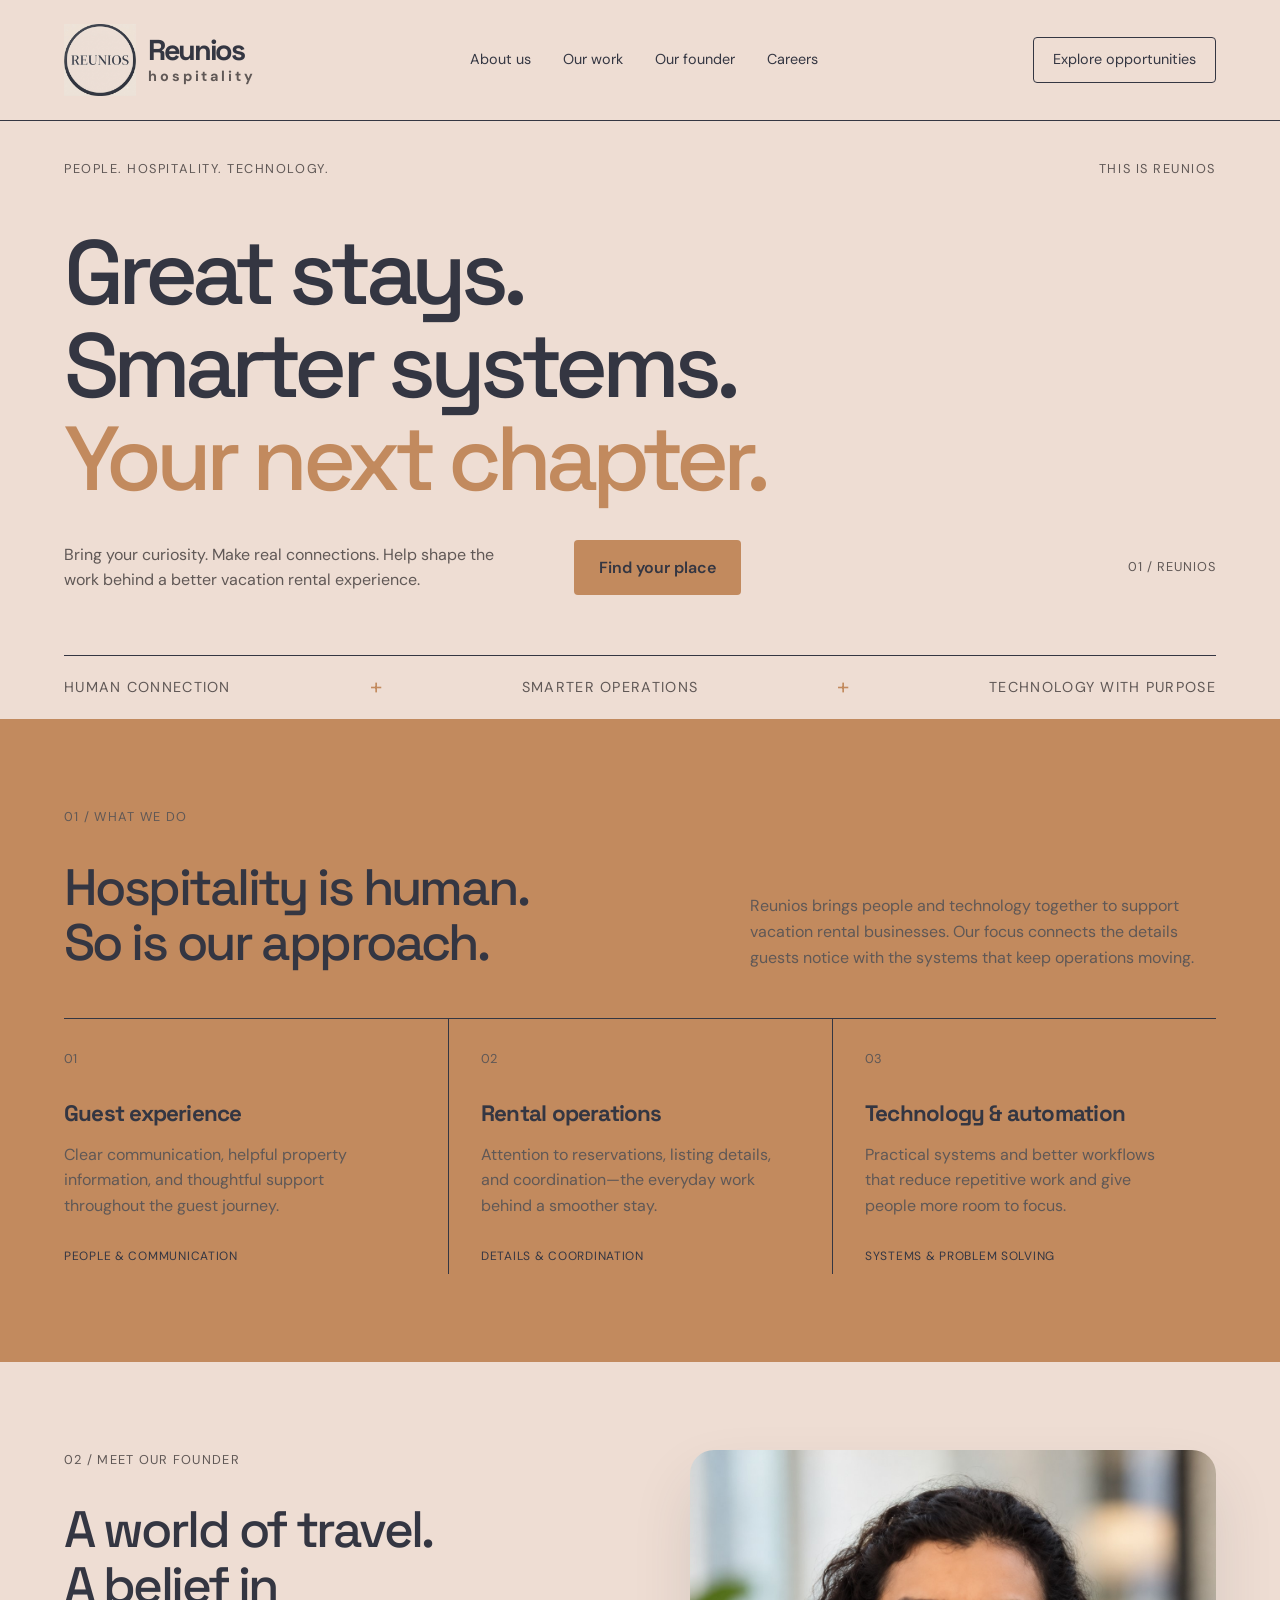
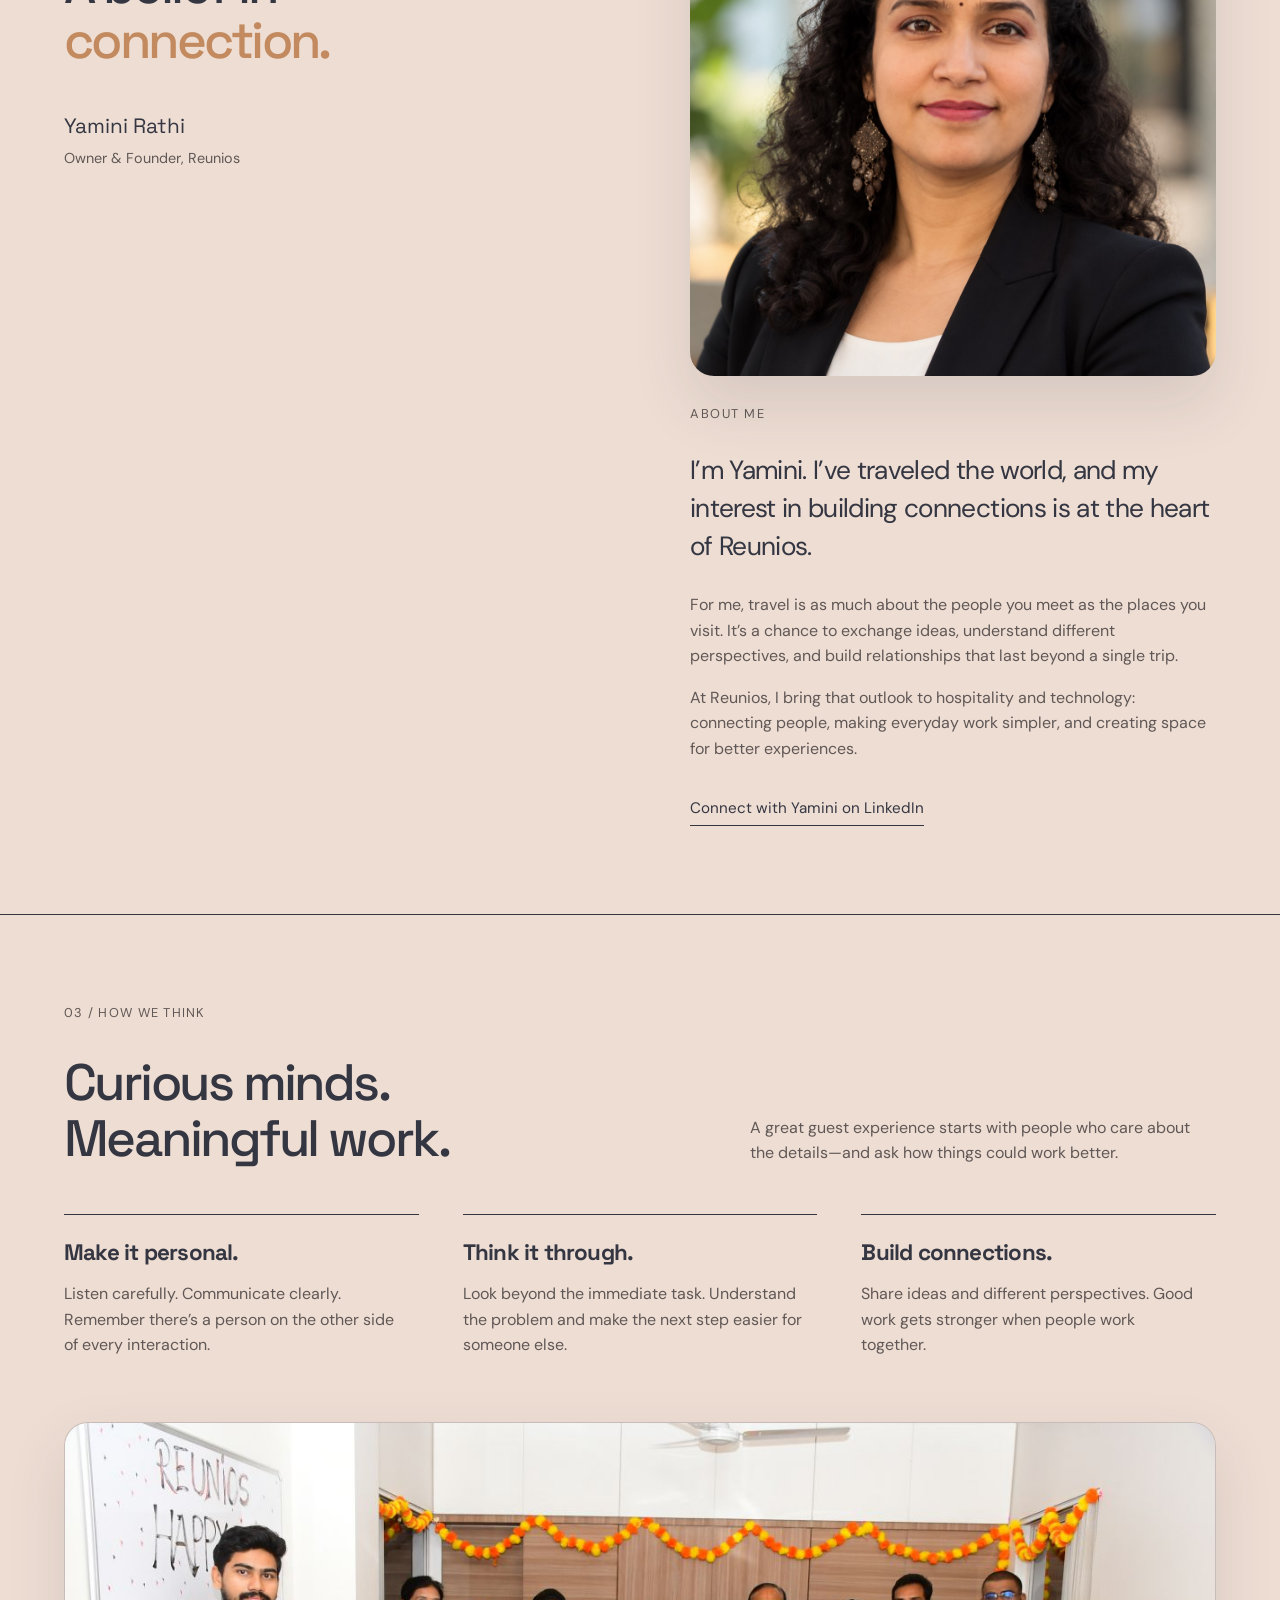
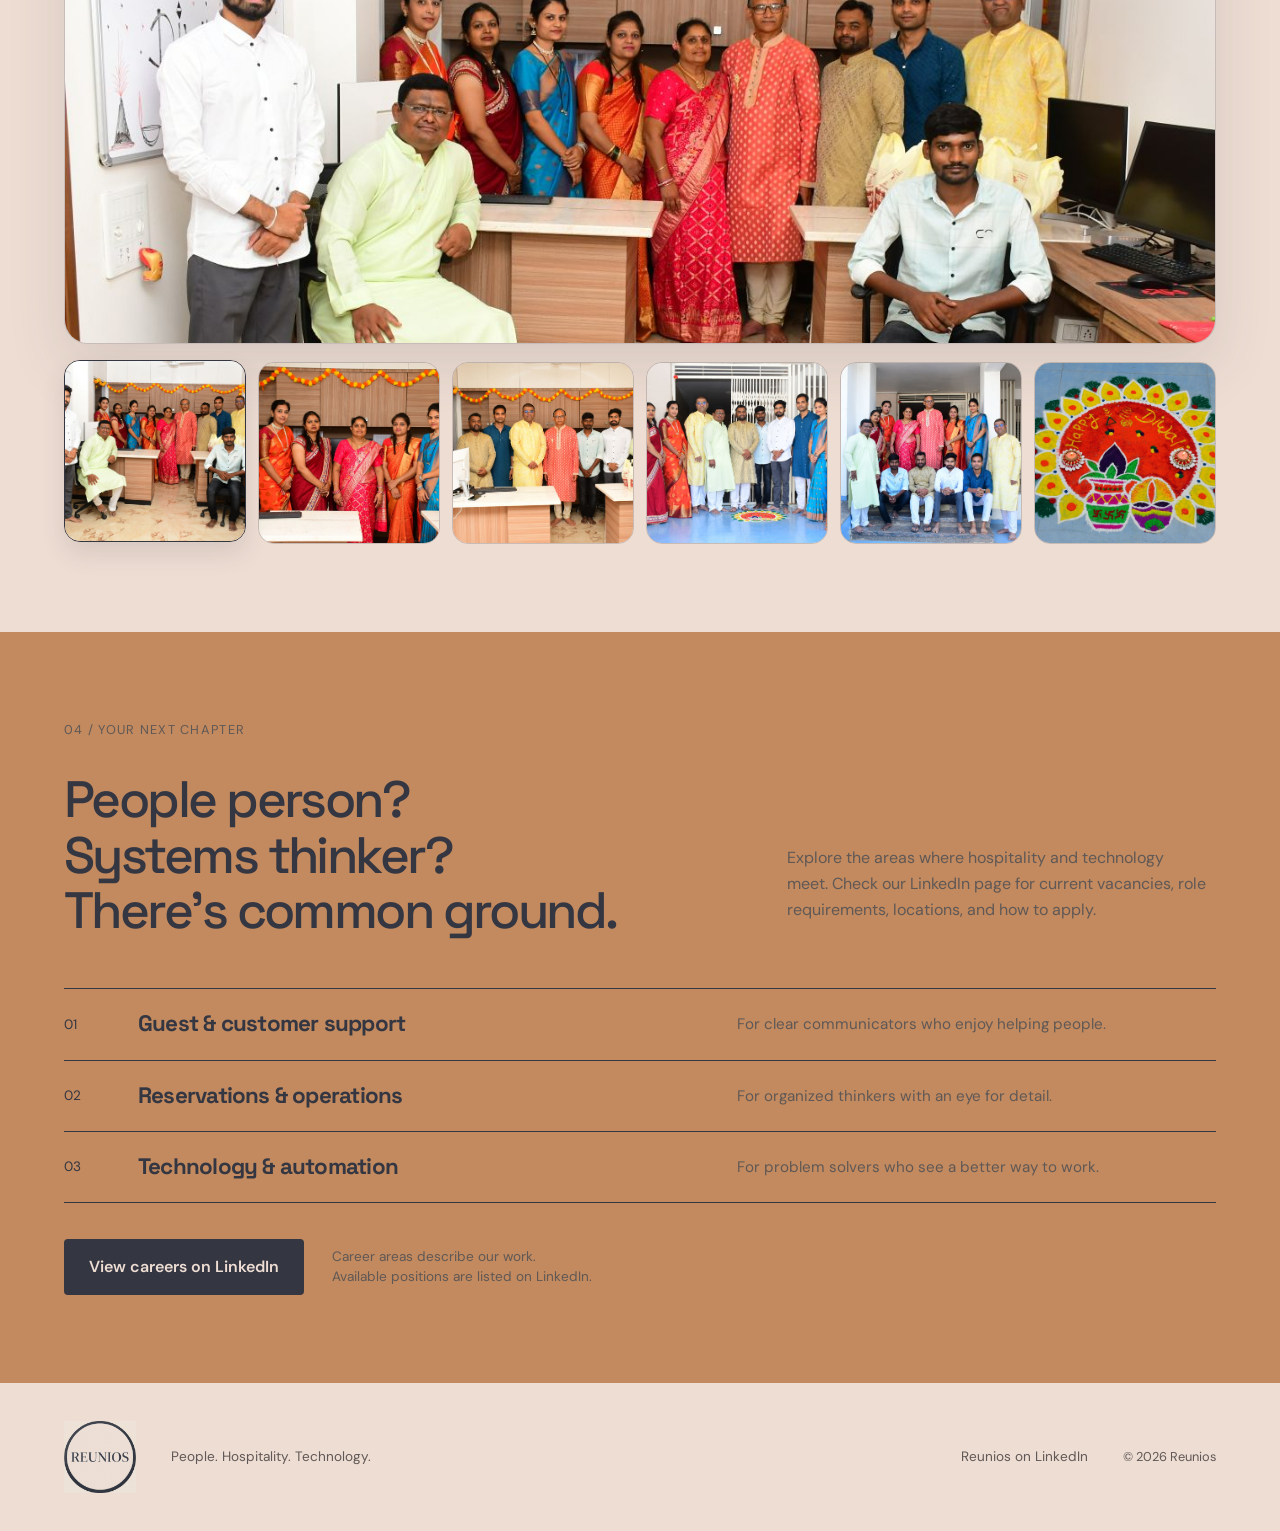
<file: index.html>
<html lang="en">
  <head><meta charset="UTF-8"><meta name="viewport" content="width=device-width,initial-scale=1">
    <title>Reunios — People. Hospitality. Technology.</title><meta name="description" content="Discover Reunios, meet founder Yamini Rathi, and explore career areas in hospitality operations and technology."><meta name="theme-color" content="#EEDDD3"><link rel="icon" type="image/svg+xml" href="data:image/svg+xml,%3Csvg xmlns='http://www.w3.org/2000/svg' viewBox='0 0 32 32'%3E%3Crect width='32' height='32' rx='6' fill='%23EEDDD3'/%3E%3Ctext x='7' y='25' font-family='Arial' font-weight='bold' font-size='25' fill='%23343642'%3ER%3C/text%3E%3C/svg%3E"><link rel="stylesheet" href="styles.css"></head>
<body><a class="skip" href="#main">Skip to content</a>
<header><a class="brand" href="#" aria-label="Reunios home"><img src="public/Reunios_logo.png" alt="Reunios logo" class="brand-logo"><span class="brand-text"><strong>Reunios</strong><em>hospitality</em></span></a><nav aria-label="Main navigation"><a href="about.html">About us</a><a href="#work">Our work</a><a href="#founder">Our founder</a><a href="#careers">Careers</a></nav><a class="nav-cta" href="https://www.linkedin.com/company/104285719/jobs/" target="_blank" rel="noopener noreferrer">Explore opportunities</a></header>
<main id="main"><section class="hero"><div class="eyebrow"><span>PEOPLE. HOSPITALITY. TECHNOLOGY.</span><span>THIS IS REUNIOS</span></div><h1>Great stays.<br>Smarter systems.<br><em>Your next chapter.</em></h1><div class="hero-bottom"><p>Bring your curiosity. Make real connections. Help shape the work behind a better vacation rental experience.</p><a class="button lime" href="#careers">Find your place</a><span class="hero-index" aria-hidden="true">01 / REUNIOS</span></div><div class="ribbon" aria-hidden="true"><span>HUMAN CONNECTION</span><b>+</b><span>SMARTER OPERATIONS</span><b>+</b><span>TECHNOLOGY WITH PURPOSE</span></div></section>
<section id="work" class="work section"><div class="section-label">01 / WHAT WE DO</div><div class="section-heading"><h2>Hospitality is human.<br>So is our approach.</h2><p>Reunios brings people and technology together to support vacation rental businesses. Our focus connects the details guests notice with the systems that keep operations moving.</p></div><div class="work-grid"><article><span class="number">01</span><h3>Guest experience</h3><p>Clear communication, helpful property information, and thoughtful support throughout the guest journey.</p><span class="tag">PEOPLE &amp; COMMUNICATION</span></article><article><span class="number">02</span><h3>Rental operations</h3><p>Attention to reservations, listing details, and coordination—the everyday work behind a smoother stay.</p><span class="tag">DETAILS &amp; COORDINATION</span></article><article><span class="number">03</span><h3>Technology &amp; automation</h3><p>Practical systems and better workflows that reduce repetitive work and give people more room to focus.</p><span class="tag">SYSTEMS &amp; PROBLEM SOLVING</span></article></div></section>
<section id="founder" class="founder section"><div class="founder-title"><div class="section-label">02 / MEET OUR FOUNDER</div><h2>A world of travel.<br>A belief in<br><em>connection.</em></h2><div class="founder-signature">Yamini Rathi<span>Owner &amp; Founder, Reunios</span></div></div><div class="founder-visual"><img src="public/YaminiPic.jpg" alt="Yamini Rathi" class="founder-photo"><div class="founder-story"><span class="small-label">ABOUT ME</span><p class="founder-intro">I’m Yamini. I’ve traveled the world, and my interest in building connections is at the heart of Reunios.</p><p>For me, travel is as much about the people you meet as the places you visit. It’s a chance to exchange ideas, understand different perspectives, and build relationships that last beyond a single trip.</p><p>At Reunios, I bring that outlook to hospitality and technology: connecting people, making everyday work simpler, and creating space for better experiences.</p><a class="text-link" href="https://www.linkedin.com/in/yamini-rathi-76050613a/" target="_blank" rel="noopener noreferrer">Connect with Yamini on LinkedIn</a></div></div></section>
<section class="mindset section"><div class="section-label">03 / HOW WE THINK</div><div class="section-heading"><h2>Curious minds.<br>Meaningful work.</h2><p>A great guest experience starts with people who care about the details—and ask how things could work better.</p></div><div class="principles"><article><h3>Make it personal.</h3><p>Listen carefully. Communicate clearly. Remember there’s a person on the other side of every interaction.</p></article><article><h3>Think it through.</h3><p>Look beyond the immediate task. Understand the problem and make the next step easier for someone else.</p></article><article><h3>Build connections.</h3><p>Share ideas and different perspectives. Good work gets stronger when people work together.</p></article></div><div class="gallery-viewer" aria-label="Diwali gallery"><div class="gallery-main"><img id="galleryImage" src="public/Diwali1.jpg" alt="Diwali celebration"></div><div class="gallery-thumbs" aria-label="Diwali photo thumbnails"><button class="thumb active" type="button" data-image="public/Diwali1.jpg" aria-label="View Diwali photo 1"><img src="public/Diwali1.jpg" alt="Diwali photo 1"></button><button class="thumb" type="button" data-image="public/Diwali2.jpg" aria-label="View Diwali photo 2"><img src="public/Diwali2.jpg" alt="Diwali photo 2"></button><button class="thumb" type="button" data-image="public/Diwali3.jpg" aria-label="View Diwali photo 3"><img src="public/Diwali3.jpg" alt="Diwali photo 3"></button><button class="thumb" type="button" data-image="public/Diwali4.jpg" aria-label="View Diwali photo 4"><img src="public/Diwali4.jpg" alt="Diwali photo 4"></button><button class="thumb" type="button" data-image="public/Diwali5.jpg" aria-label="View Diwali photo 5"><img src="public/Diwali5.jpg" alt="Diwali photo 5"></button><button class="thumb" type="button" data-image="public/Diwali6.jpg" aria-label="View Diwali photo 6"><img src="public/Diwali6.jpg" alt="Diwali photo 6"></button></div></div></section>
<section id="careers" class="careers section"><div class="section-label">04 / YOUR NEXT CHAPTER</div><div class="career-top"><h2>People person?<br>Systems thinker?<br><em>There’s common ground.</em></h2><p>Explore the areas where hospitality and technology meet. Check our LinkedIn page for current vacancies, role requirements, locations, and how to apply.</p></div><div class="career-areas"><div><span>01</span><h3>Guest &amp; customer support</h3><p>For clear communicators who enjoy helping people.</p></div><div><span>02</span><h3>Reservations &amp; operations</h3><p>For organized thinkers with an eye for detail.</p></div><div><span>03</span><h3>Technology &amp; automation</h3><p>For problem solvers who see a better way to work.</p></div></div><div class="career-footer"><a class="button dark" href="https://www.linkedin.com/company/104285719/jobs/" target="_blank" rel="noopener noreferrer">View careers on LinkedIn</a><p>Career areas describe our work.<br>Available positions are listed on LinkedIn.</p></div></section>
</main><footer><a class="brand" href="#"><img src="public/Reunios_logo.png" alt="Reunios logo" class="brand-logo footer-logo"></a><p>People. Hospitality. Technology.</p><a href="https://www.linkedin.com/company/104285719/" target="_blank" rel="noopener noreferrer">Reunios on LinkedIn</a><span>© 2026 Reunios</span></footer><script>
  const galleryImage = document.getElementById('galleryImage');
  const thumbs = document.querySelectorAll('.thumb');

  thumbs.forEach((thumb) => {
    thumb.addEventListener('click', () => {
      const imageSrc = thumb.dataset.image;
      galleryImage.src = imageSrc;
      galleryImage.alt = thumb.getAttribute('aria-label').replace('View ', '');
      thumbs.forEach((item) => item.classList.toggle('active', item === thumb));
    });
  });
</script></body></html>
</file>
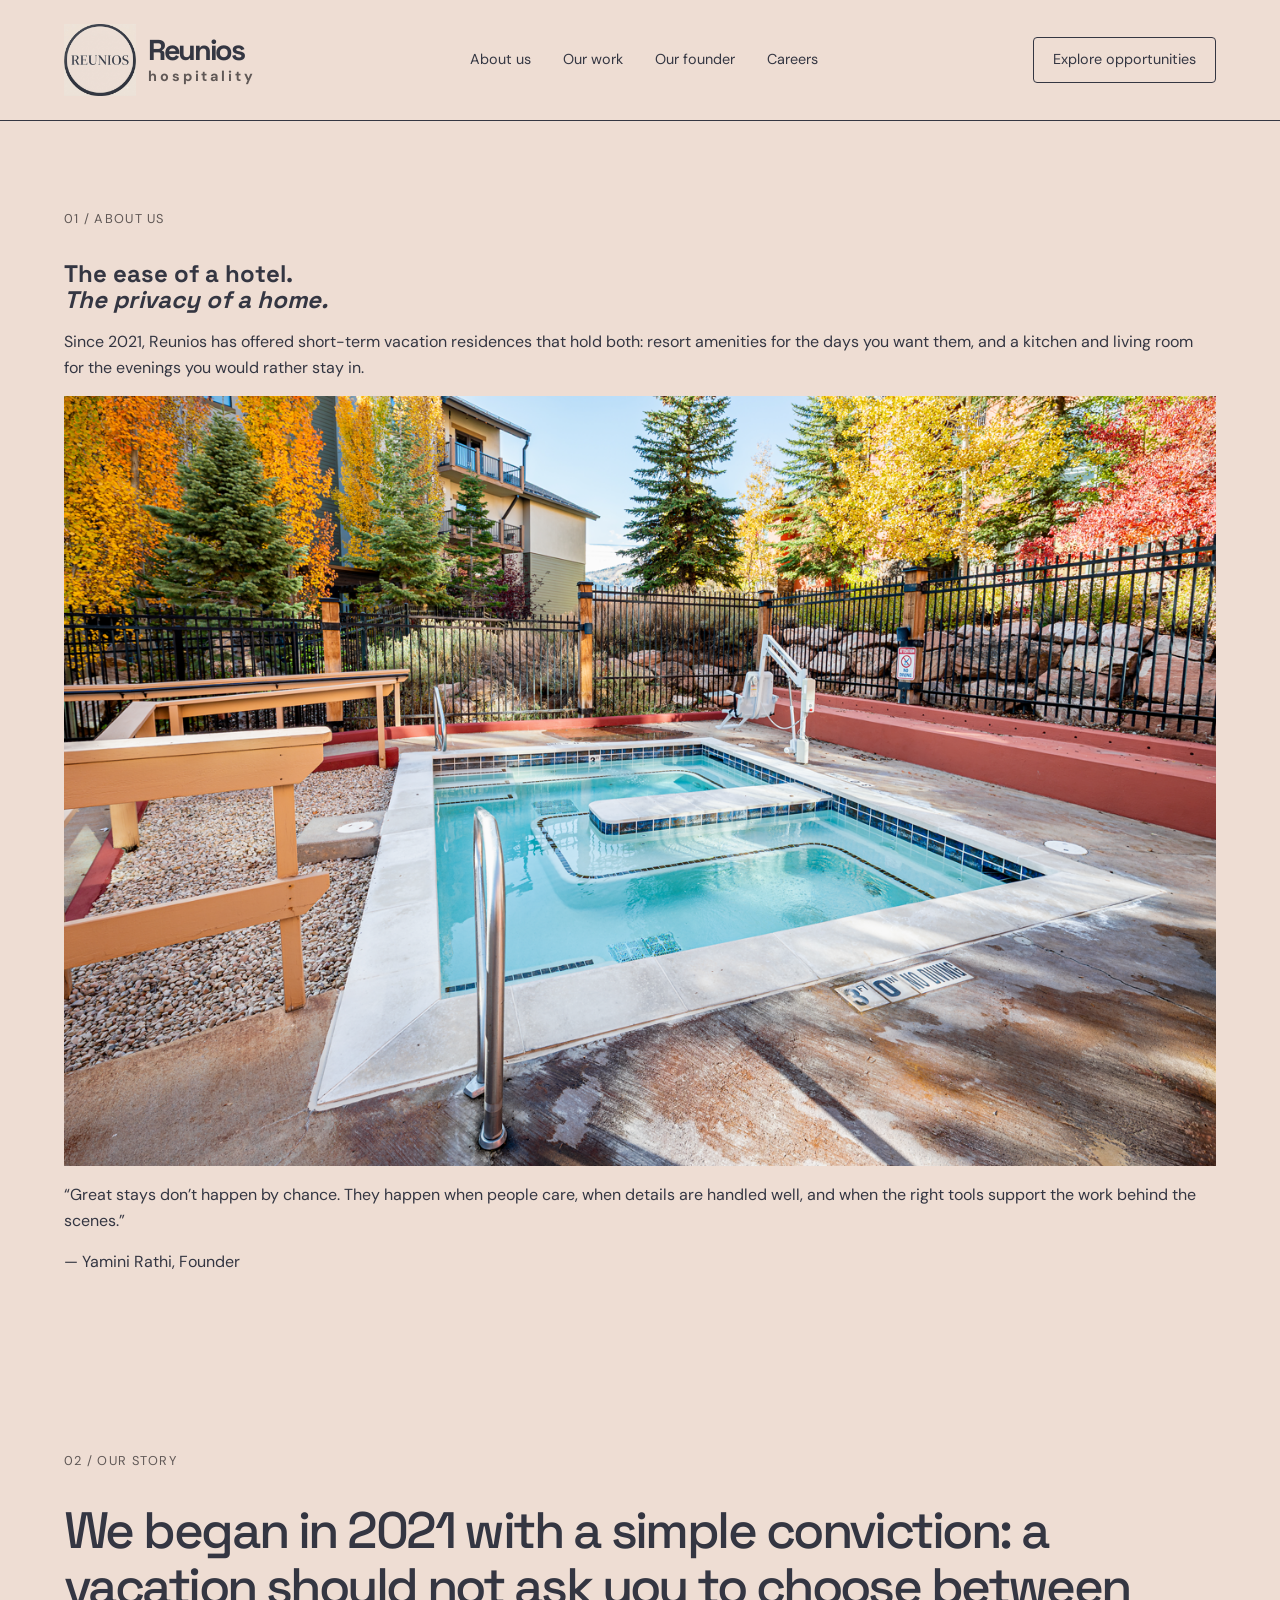
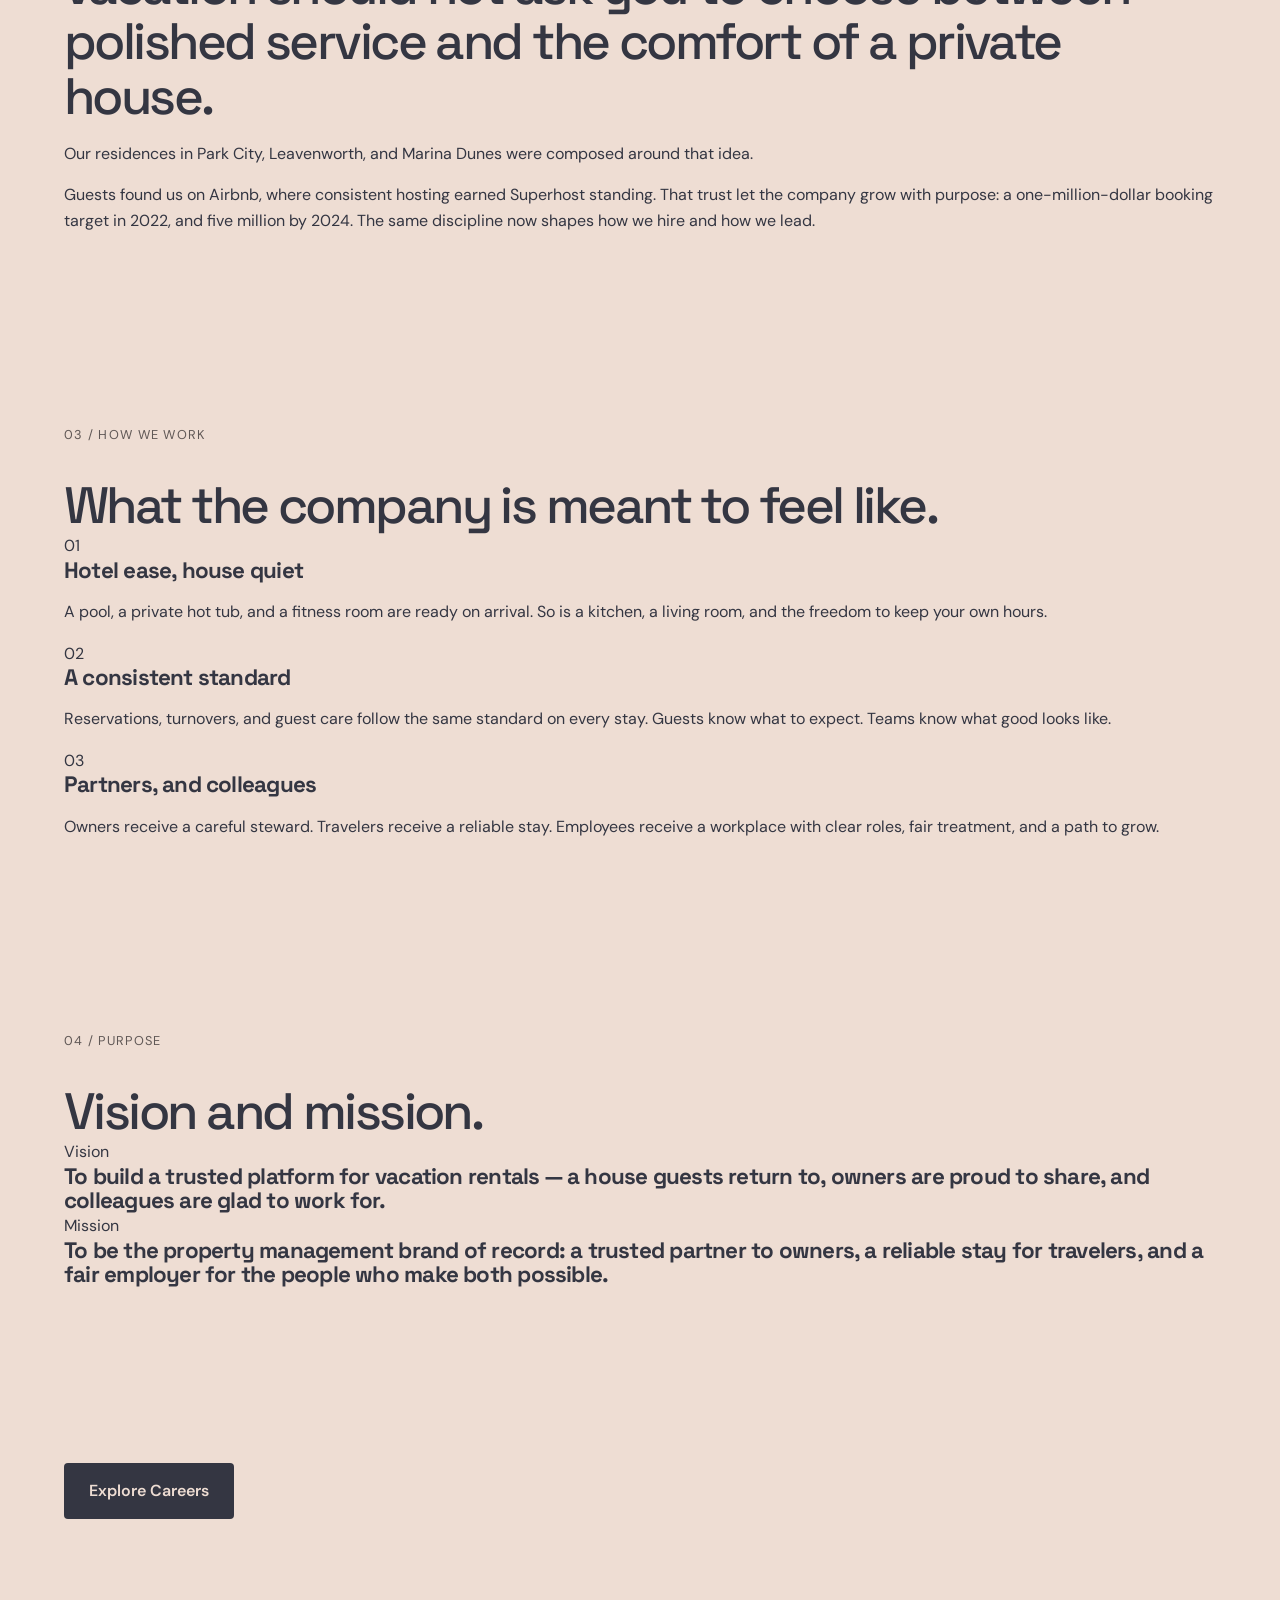
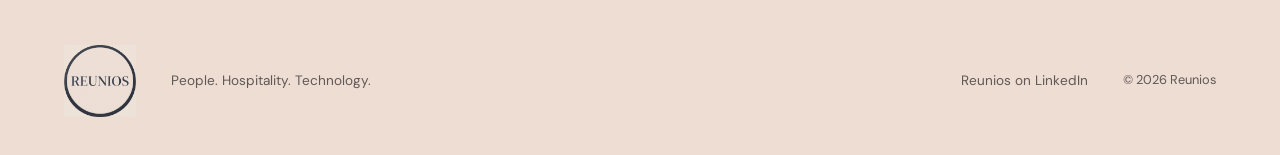
<file: about.html>
<!DOCTYPE html>
<html lang="en">
  <head>
    <meta charset="UTF-8">
    <meta name="viewport" content="width=device-width,initial-scale=1">
    <title>About Reunios — People. Hospitality. Technology.</title>
    <meta name="description" content="Learn about Reunios and the people-first hospitality approach behind our work.">
    <meta name="theme-color" content="#EEDDD3">
    <link rel="icon" type="image/svg+xml" href="data:image/svg+xml,%3Csvg xmlns='http://www.w3.org/2000/svg' viewBox='0 0 32 32'%3E%3Crect width='32' height='32' rx='6' fill='%23EEDDD3'/%3E%3Ctext x='7' y='25' font-family='Arial' font-weight='bold' font-size='25' fill='%23343642'%3ER%3C/text%3E%3C/svg%3E">
    <link rel="stylesheet" href="styles.css">
  </head>
  <body class="about-page">
    <a class="skip" href="#main">Skip to content</a>
    <header>
      <a class="brand" href="index.html" aria-label="Reunios home">
        <img src="public/Reunios_logo.png" alt="Reunios logo" class="brand-logo">
        <span class="brand-text"><strong>Reunios</strong><em>hospitality</em></span>
      </a>
      <nav aria-label="Main navigation">
        <a href="about.html">About us</a>
        <a href="index.html#work">Our work</a>
        <a href="index.html#founder">Our founder</a>
        <a href="index.html#careers">Careers</a>
      </nav>
      <a class="nav-cta" href="https://www.linkedin.com/company/104285719/jobs/" target="_blank" rel="noopener noreferrer">Explore opportunities</a>
    </header>

    <main id="main">
      <section class="page-hero section">
        <div class="section-label">01 / ABOUT US</div>
        <div class="story-grid intro-grid">
          <div class="about-intro-copy">
            <h1>The ease of a hotel.<br><em>The privacy of a home.</em></h1>
            <p>Since 2021, Reunios has offered short-term vacation residences that hold both: resort amenities for the days you want them, and a kitchen and living room for the evenings you would rather stay in.</p>
          </div>
          <div class="intro-visual">
            <img src="public/Amenities.png" alt="Reunios amenities" class="intro-image">
            <div class="quote-block">
              <p>“Great stays don’t happen by chance. They happen when people care, when details are handled well, and when the right tools support the work behind the scenes.”</p>
              <span>— Yamini Rathi, Founder</span>
            </div>
          </div>
        </div>
      </section>

      <section class="section about-story">
        <div class="section-label">02 / OUR STORY</div>
        <div class="story-grid story-grid-wide single-column-story">
          <div>
            <h2>We began in 2021 with a simple conviction: a vacation should not ask you to choose between polished service and the comfort of a private house.</h2>
            <p>Our residences in Park City, Leavenworth, and Marina Dunes were composed around that idea.</p>
            <p>Guests found us on Airbnb, where consistent hosting earned Superhost standing. That trust let the company grow with purpose: a one-million-dollar booking target in 2022, and five million by 2024. The same discipline now shapes how we hire and how we lead.</p>
          </div>
        </div>
      </section>

      <section class="section">
        <div class="section-label">03 / HOW WE WORK</div>
        <div class="about-copy">
          <h2>What the company is meant to feel like.</h2>
          <div class="values-grid value-stack">
            <article class="value-card">
              <span>01</span>
              <h3>Hotel ease, house quiet</h3>
              <p>A pool, a private hot tub, and a fitness room are ready on arrival. So is a kitchen, a living room, and the freedom to keep your own hours.</p>
            </article>
            <article class="value-card">
              <span>02</span>
              <h3>A consistent standard</h3>
              <p>Reservations, turnovers, and guest care follow the same standard on every stay. Guests know what to expect. Teams know what good looks like.</p>
            </article>
            <article class="value-card">
              <span>03</span>
              <h3>Partners, and colleagues</h3>
              <p>Owners receive a careful steward. Travelers receive a reliable stay. Employees receive a workplace with clear roles, fair treatment, and a path to grow.</p>
            </article>
          </div>
        </div>
      </section>

      <section class="section">
        <div class="section-label">04 / PURPOSE</div>
        <div class="about-copy">
          <h2>Vision and mission.</h2>
          <div class="purpose-grid">
            <article class="value-card purpose-card">
              <span>Vision</span>
              <h3>To build a trusted platform for vacation rentals — a house guests return to, owners are proud to share, and colleagues are glad to work for.</h3>
            </article>
            <article class="value-card purpose-card">
              <span>Mission</span>
              <h3>To be the property management brand of record: a trusted partner to owners, a reliable stay for travelers, and a fair employer for the people who make both possible.</h3>
            </article>
          </div>
        </div>
      </section>

      <section class="section about-cta">
        <div class="cta-box"> 
          <div class="cta-links">
            <a class="button dark" href="https://www.linkedin.com/company/104285719/jobs/" target="_blank" rel="noopener noreferrer">Explore Careers</a>
          </div>
        </div>
      </section>
    </main>

    <footer>
      <a class="brand" href="index.html">
        <img src="public/Reunios_logo.png" alt="Reunios logo" class="brand-logo footer-logo">
      </a>
      <p>People. Hospitality. Technology.</p>
      <a href="https://www.linkedin.com/company/104285719/" target="_blank" rel="noopener noreferrer">Reunios on LinkedIn</a>
      <span>© 2026 Reunios</span>
    </footer>
  </body>
</html>
</file>
<file: styles.css>
@import url('https://fonts.googleapis.com/css2?family=DM+Sans:wght@400;500;600;700&family=Space+Grotesk:wght@400;500;600;700&display=swap'); :root {
    --ink: #343642;
    --paper: #EEDDD3;
    --secondary-bg: #C28A5E;
    --muted: #605856;
    --line: #343642;
    --lime: #C28A5E
}

* {
    box-sizing: border-box
}

img {
    max-width: 100%;
    display: block
}

html {
    scroll-behavior: smooth;
    scroll-padding-top: 90px
}

body {
    margin: 0;
    background: var(--paper);
    color: var(--ink);
    font-family: 'DM Sans',Arial,sans-serif;
    font-size: 16px;
    line-height: 1.6
}

a {
    color: inherit;
    text-decoration: none
}

a:focus-visible {
    outline: 3px solid var(--lime);
    outline-offset: 6px
}

.skip {
    position: absolute;
    top: -100px;
    left: 20px;
    background: var(--lime);
    color: var(--ink);
    padding: 12px;
    z-index: 100
}

.skip:focus {
    top: 10px
}

h1,h2,h3,.brand {
    font-family: 'Space Grotesk',Arial,sans-serif;
    margin: 0;
    line-height: 1.08
}

header {
    display: flex;
    align-items: center;
    justify-content: space-between;
    gap: 32px;
    padding: 24px 5%;
    border-bottom: 1px solid var(--line)
}

.brand {
    display: inline-flex;
    align-items: center;
    gap: 12px;
    font-size: 2rem;
    font-weight: 700;
    letter-spacing: -.08em
}

.brand-logo {
    display: block;
    height: 72px;
    width: auto;
    max-width: 170px;
    object-fit: contain
}

.brand-text {
    display: flex;
    flex-direction: column;
    line-height: 1;
}

.brand-text strong {
    font-size: 1.8rem;
    letter-spacing: -.08em;
    font-family: 'Space Grotesk',Arial,sans-serif
}

.brand-text em {
    font-size: .90rem;
    font-style: normal;
    letter-spacing: .2em;
    color: var(--muted);
    margin-top: 4px;
    font-family: 'DM Sans',Arial,sans-serif
}

.footer-logo {
    height: 72px
}

nav {
    display: flex;
    gap: 32px;
    font-size: .9rem
}

nav a:hover,.text-link:hover,footer a:hover {
    color: var(--secondary-bg)
}

.nav-cta {
    font-size: .9rem;
    border: 1px solid var(--line);
    border-radius: 4px;
    padding: 10px 19px
}

.nav-cta:hover {
    background: var(--secondary-bg);
    color: var(--ink)
}

.hero {
    padding: 38px 5% 0;
    overflow: hidden
}

.eyebrow {
    display: flex;
    justify-content: space-between;
    font-size: .8rem;
    letter-spacing: .12em;
    color: var(--muted);
    margin-bottom: 48px
}

.hero h1 {
    font-size: clamp(3.5rem,7.1vw,7.4rem);
    line-height: 1.02;
    letter-spacing: -.065em;
    font-weight: 500
}

.hero h1 em,h2 em {
    color: var(--secondary-bg);
    font-style: normal
}

.hero-bottom {
    display: flex;
    align-items: center;
    gap: 60px;
    margin: 34px 0 60px
}

.hero-bottom p {
    max-width: 450px;
    color: var(--muted);
    margin: 0
}

.button {
    display: inline-flex;
    justify-content: center;
    align-items: center;
    padding: 15px 25px;
    border-radius: 4px;
    font-weight: 600;
    white-space: nowrap;
    transition: transform .2s,background .2s
}

.button:hover {
    transform: translateY(-3px)
}

.lime {
    color: var(--ink);
    background: var(--secondary-bg)
}

.lime:hover {
    background: #b97c4d
}

.hero-index {
    margin-left: auto;
    font-size: .8rem;
    letter-spacing: .08em;
    color: var(--muted)
}

.ribbon {
    border-top: 1px solid var(--line);
    padding: 20px 0;
    display: flex;
    justify-content: space-between;
    gap: 15px;
    color: var(--muted);
    font-size: .9rem;
    letter-spacing: .09em
}

.ribbon b {
    color: var(--secondary-bg);
    font-size: 1.4rem;
    font-weight: 400;
    line-height: 1
}

.section {
    padding: 88px 5%
}

.section-label {
    font-size: .8rem;
    letter-spacing: .1em;
    margin-bottom: 32px;
    color: var(--muted)
}

.work {
    background: var(--secondary-bg);
    color: var(--ink)
}

.work .section-label {
    color: var(--muted)
}

.section-heading {
    display: grid;
    grid-template-columns: 1.3fr 1fr;
    gap: 80px;
    align-items: end;
    margin-bottom: 48px
}

h2 {
    font-size: clamp(2.5rem,4vw,4.4rem);
    letter-spacing: -.05em;
    font-weight: 500
}

.section-heading p {
    max-width: 470px;
    margin: 0;
    color: var(--muted)
}

.work-grid {
    display: grid;
    grid-template-columns: repeat(3,1fr);
    border-top: 1px solid var(--line)
}

.work-grid article {
    padding: 30px 32px 8px 0
}

.work-grid article+article {
    border-left: 1px solid var(--line);
    padding-left: 32px
}

.number {
    font-size: .8rem;
    color: var(--muted)
}

h3 {
    font-size: 1.4rem;
    letter-spacing: -.035em
}

.work-grid h3 {
    margin-top: 32px
}

.work-grid p {
    color: var(--muted);
    max-width: 330px;
    margin-bottom: 28px
}

.tag {
    font-size: .75rem;
    letter-spacing: .06em
}

.founder {
    display: grid;
    grid-template-columns: 1fr 1fr;
    gap: 100px;
    border-bottom: 1px solid var(--line)
}

.founder-visual {
    display: grid;
    grid-template-columns: 1fr;
    gap: 24px;
    align-items: start
}

.founder-photo {
    width: 100%;
    aspect-ratio: 1 / 1;
    object-fit: cover;
    border-radius: 24px;
    box-shadow: 0 30px 60px rgba(52,54,66,.12)
}

.founder-signature {
    margin-top: 42px;
    font-size: 1.3rem;
    font-family: 'Space Grotesk',Arial,sans-serif
}

.founder-signature span {
    display: block;
    font-family: 'DM Sans',Arial,sans-serif;
    font-size: .9rem;
    color: var(--muted);
    margin-top: 4px
}

.founder-story {
    padding-top: 4px
}

.small-label {
    font-size: .8rem;
    color: var(--muted);
    letter-spacing: .12em
}

.founder-story .founder-intro {
    font-size: 1.65rem;
    color: var(--ink);
    line-height: 1.45;
    letter-spacing: -.025em
}

.founder-story p {
    color: var(--muted)
}

.text-link {
    display: inline-block;
    border-bottom: 1px solid var(--line);
    margin-top: 18px;
    padding-bottom: 5px;
    font-size: .95rem
}

.mindset .section-heading p {
    color: var(--muted)
}

.principles {
    display: grid;
    grid-template-columns: repeat(3,1fr);
    gap: 44px
}

.principles article {
    border-top: 1px solid var(--line);
    padding-top: 26px
}

.principles p {
    color: var(--muted);
    max-width: 340px
}

.gallery-viewer {
    margin-top: 48px;
    display: grid;
    gap: 18px
}

.gallery-main {
    border: 1px solid rgba(52,54,66,.22);
    border-radius: 24px;
    overflow: hidden;
    background: rgba(255,255,255,.15);
    box-shadow: 0 24px 60px rgba(52,54,66,.12)
}

.gallery-main img {
    display: block;
    width: 100%;
    height: 520px;
    object-fit: cover;
    object-position: center top
}

.gallery-thumbs {
    display: grid;
    grid-template-columns: repeat(6, minmax(0, 1fr));
    gap: 12px
}

.thumb {
    background: transparent;
    border: 1px solid rgba(52,54,66,.2);
    border-radius: 16px;
    padding: 0;
    overflow: hidden;
    cursor: pointer;
    transition: transform .2s ease, border-color .2s ease, box-shadow .2s ease;
    aspect-ratio: 1 / 1
}

.thumb img {
    display: block;
    width: 100%;
    height: 100%;
    object-fit: cover
}

.thumb:hover,
.thumb.active {
    transform: translateY(-2px);
    border-color: var(--ink);
    box-shadow: 0 12px 24px rgba(52,54,66,.12)
}

.careers {
    background: var(--secondary-bg);
    color: var(--ink)
}

.careers .section-label {
    color: var(--muted)
}

.career-top {
    display: grid;
    grid-template-columns: 1.5fr 1fr;
    gap: 80px;
    align-items: end
}

.career-top h2 em {
    color: var(--ink)
}

.career-top p {
    max-width: 420px;
    color: var(--muted)
}

.career-areas {
    margin: 50px 0 36px;
    border-top: 1px solid var(--line)
}

.career-areas>div {
    display: grid;
    grid-template-columns: 50px 1.2fr 1fr;
    gap: 24px;
    align-items: center;
    border-bottom: 1px solid var(--line);
    padding: 23px 0
}

.career-areas span {
    font-size: .85rem
}

.career-areas p {
    margin: 0;
    color: var(--muted);
    font-size: .95rem
}

.career-footer {
    display: flex;
    align-items: center;
    gap: 28px
}

.dark {
    background: var(--ink);
    color: var(--paper)
}

.dark:hover {
    background: #2c2f3a
}

.career-footer p {
    font-size: .85rem;
    color: var(--muted);
    line-height: 1.5;
    margin: 0
}

.careers a:focus-visible {
    outline-color: var(--ink)
}

footer {
    padding: 38px 5%;
    display: flex;
    align-items: center;
    gap: 35px;
    font-size: .85rem;
    color: var(--muted)
}

footer .brand {
    color: var(--ink)
}

footer p {
    margin-right: auto
}

footer span {
    font-size: .8rem
}

@media(min-width: 1600px) {
    header,.hero,.section,footer {
        padding-left:max(5%,calc((100vw - 1440px)/2));
        padding-right: max(5%,calc((100vw - 1440px)/2))
    }
}

@media(max-width: 1100px) {
    .section-heading,
    .career-top,
    .founder {
        grid-template-columns: 1fr;
        gap: 30px
    }

    .work-grid {
        grid-template-columns: repeat(2, minmax(0, 1fr))
    }

    .work-grid article+article {
        border-left: 1px solid var(--line)
    }

    .work-grid article:nth-child(3) {
        border-left: 0;
        border-top: 1px solid var(--line)
    }

    .principles {
        grid-template-columns: repeat(2, minmax(0, 1fr))
    }

    .gallery-main img {
        height: 420px
    }
}

@media(max-width: 900px) {
    header {
        gap:20px;
        flex-wrap: wrap
    }

    nav {
        gap: 20px;
        flex-wrap: wrap
    }

    .nav-cta {
        display: none
    }

    .hero-bottom {
        gap: 30px
    }

    .hero-index {
        display: none
    }

    .section-heading,.career-top {
        gap: 35px
    }

    .founder {
        gap: 45px
    }

    .founder-visual {
        grid-template-columns: 1fr;
        gap: 18px
    }

    .founder-photo {
        min-height: 320px
    }

    .gallery-main img {
        height: 380px
    }

    .gallery-thumbs {
        grid-template-columns: repeat(3, minmax(0, 1fr))
    }

    .career-areas>div {
        grid-template-columns: 30px 1fr 1fr;
        gap: 15px
    }

    footer {
        flex-wrap: wrap;
        gap: 20px
    }

    footer p {
        flex-basis: 50%
    }

    .ribbon {
        font-size: .75rem;
        letter-spacing: 0
    }
}

@media(max-width: 760px) {
    header {
        justify-content: center;
        text-align: center
    }

    nav {
        justify-content: center
    }
}

@media(max-width: 600px) {
    header {
        padding:20px 6%
    }

    .brand {
        font-size: 1.8rem
    }

    nav {
        gap: 16px;
        font-size: .85rem
    }

    .brand-logo {
        height: 32px
    }

    .hero {
        padding: 28px 6% 0
    }

    .eyebrow {
        font-size: .75rem;
        margin-bottom: 40px
    }

    .eyebrow span:last-child {
        display: none
    }

    .hero h1 {
        font-size: clamp(2.6rem,10.5vw,4rem)
    }

    .hero-bottom {
        display: block;
        margin: 28px 0 40px
    }

    .hero-bottom p {
        margin-bottom: 24px
    }

    .ribbon {
        flex-wrap: wrap;
        justify-content: flex-start;
        gap: 16px
    }

    .ribbon span:last-child,.ribbon b:last-of-type {
        display: none
    }

    .section {
        padding: 58px 6%
    }

    .section-heading,.founder,.career-top {
        grid-template-columns: 1fr;
        gap: 26px
    }

    .section-heading {
        margin-bottom: 32px
    }

    .work-grid,.principles {
        grid-template-columns: 1fr
    }

    .work-grid article,.work-grid article+article {
        border-left: 0;
        border-bottom: 1px solid var(--line);
        padding: 24px 0
    }

    .work-grid h3 {
        margin-top: 16px
    }

    .work-grid p {
        max-width: none;
        margin-bottom: 18px
    }

    .founder-signature {
        margin-top: 28px
    }

    .founder-story .founder-intro {
        font-size: 1.4rem
    }

    .principles {
        gap: 18px
    }

    .career-areas {
        margin-top: 34px
    }

    .career-areas>div {
        grid-template-columns: 24px 1fr;
        gap: 9px 15px
    }

    .career-areas p {
        grid-column: 2
    }

    .career-footer {
        flex-direction: column;
        align-items: flex-start
    }

    .gallery-main img {
        height: 290px
    }

    .gallery-thumbs {
        grid-template-columns: repeat(2, minmax(0, 1fr))
    }

    .career-footer {
        align-items: flex-start;
        flex-direction: column;
        gap: 16px
    }

    footer {
        padding: 30px 6%;
        align-items: center
    }

    footer p {
        flex-basis: auto;
        width: calc(100% - 150px);
        font-size: .8rem
    }

    footer a:not(.brand) {
        flex: 1
    }

    .section-label {
        margin-bottom: 24px
    }
}

@media(prefers-reduced-motion:reduce) {
    html {
        scroll-behavior: auto
    }

    .button {
        transition: none
    }

.page-hero {
    padding-top: 54px
}

.page-hero h1 {
    font-size: clamp(3rem,5vw,5.6rem);
    letter-spacing: -.06em;
    margin-bottom: 20px
}

.page-hero h1 em {
    color: var(--secondary-bg);
    font-style: normal
}

.story-grid {
    display: grid;
    grid-template-columns: 1.2fr .8fr;
    gap: 44px;
    align-items: center
}

.intro-grid {
    grid-template-columns: 1.1fr .9fr;
    align-items: center
}

.intro-visual {
    display: flex;
    flex-direction: column;
    align-items: center;
    gap: 18px
}

.intro-image {
    width: 100%;
    max-width: 470px;
    height: auto;
    border-radius: 18px;
    border: 1px solid var(--line);
    object-fit: cover
}

.story-grid-wide {
    grid-template-columns: 0.75fr 1.25fr;
    align-items: center;
    gap: 32px
}

.single-column-story {
    grid-template-columns: 1fr;
    max-width: 920px;
    margin: 0 auto
}

.story-image-wrap {
    display: flex;
    justify-content: center;
    align-items: center
}

.story-image {
    width: 100%;
    max-width: 360px;
    height: auto;
    border-radius: 18px;
    border: 1px solid var(--line);
    object-fit: cover
}

.story-grid-wide > div:last-child {
    display: flex;
    flex-direction: column;
    justify-content: center;
    align-items: flex-end;
    text-align: left
}

.story-grid-wide > div:last-child h2,
.story-grid-wide > div:last-child p {
    width: 100%;
    max-width: 620px
}

.story-grid p,
.quote-block p,
.value-card p {
    color: var(--muted)
}

.quote-block {
    border: 1px solid var(--line);
    border-radius: 18px;
    padding: 26px 24px;
    background: rgba(255,255,255,.08)
}

.quote-block p {
    margin: 0 0 18px;
    font-size: 1.1rem;
    line-height: 1.6
}

.quote-block span {
    font-weight: 600;
    letter-spacing: .04em;
    text-transform: uppercase;
    font-size: .72rem;
    color: var(--ink)
}

.about-story h2 {
    font-size: clamp(2.3rem,4vw,4rem);
    line-height: 1.05;
    letter-spacing: -.05em;
    max-width: 520px
}

.values-grid {
    display: grid;
    grid-template-columns: repeat(3, minmax(0, 1fr));
    gap: 24px
}

.value-card {
    border: 1px solid var(--line);
    border-radius: 16px;
    padding: 24px 22px;
    background: rgba(255,255,255,.06)
}

.value-card span {
    display: inline-block;
    font-size: .8rem;
    letter-spacing: .12em;
    color: var(--secondary-bg);
    margin-bottom: 14px
}

.value-card h3 {
    margin-bottom: 12px;
    font-size: 1.6rem
}

.cta-box {
    border: 1px solid var(--line);
    border-radius: 18px;
    padding: 30px 28px;
    display: flex;
    align-items: center;
    justify-content: space-between;
    gap: 24px;
    background: rgba(255,255,255,.06)
}

.cta-box h2 {
    font-size: clamp(2rem,3vw,3rem);
    line-height: 1.1;
    letter-spacing: -.05em;
    max-width: 520px
}

.cta-links {
    display: flex;
    gap: 18px;
    flex-wrap: wrap;
    justify-content: flex-end
}

.about-page .button.dark {
    background: var(--ink);
    color: #f7f1ee
}

.about-intro-copy h1 {
    font-size: clamp(3rem,6vw,6rem)
}

.about-copy h2 {
    font-size: clamp(2rem,3vw,3rem);
    letter-spacing: -.04em;
    margin-bottom: 24px
}

.value-stack {
    margin-top: 28px
}

.purpose-grid {
    display: grid;
    grid-template-columns: repeat(2, minmax(0, 1fr));
    gap: 24px
}

.purpose-card h3 {
    font-size: 1.25rem;
    line-height: 1.5
}

.purpose-card span {
    display: inline-block;
    margin-bottom: 10px;
    font-size: .8rem;
    letter-spacing: .12em;
    text-transform: uppercase;
    color: var(--secondary-bg)
}

@media (max-width:820px) {
    .story-grid,
    .values-grid,
    .cta-box,
    .purpose-grid {
        grid-template-columns: 1fr;
        display: grid
    }

    .story-grid {
        gap: 28px
    }

    .cta-box {
        justify-content: start
    }

    .cta-links {
        justify-content: flex-start
    }
}

@media(prefers-reduced-motion:reduce) {
    html {
        scroll-behavior: auto
    }

    .button {
        transition: none
    }

    .button:hover {
        transform: none
    }
}
    }
</file>
